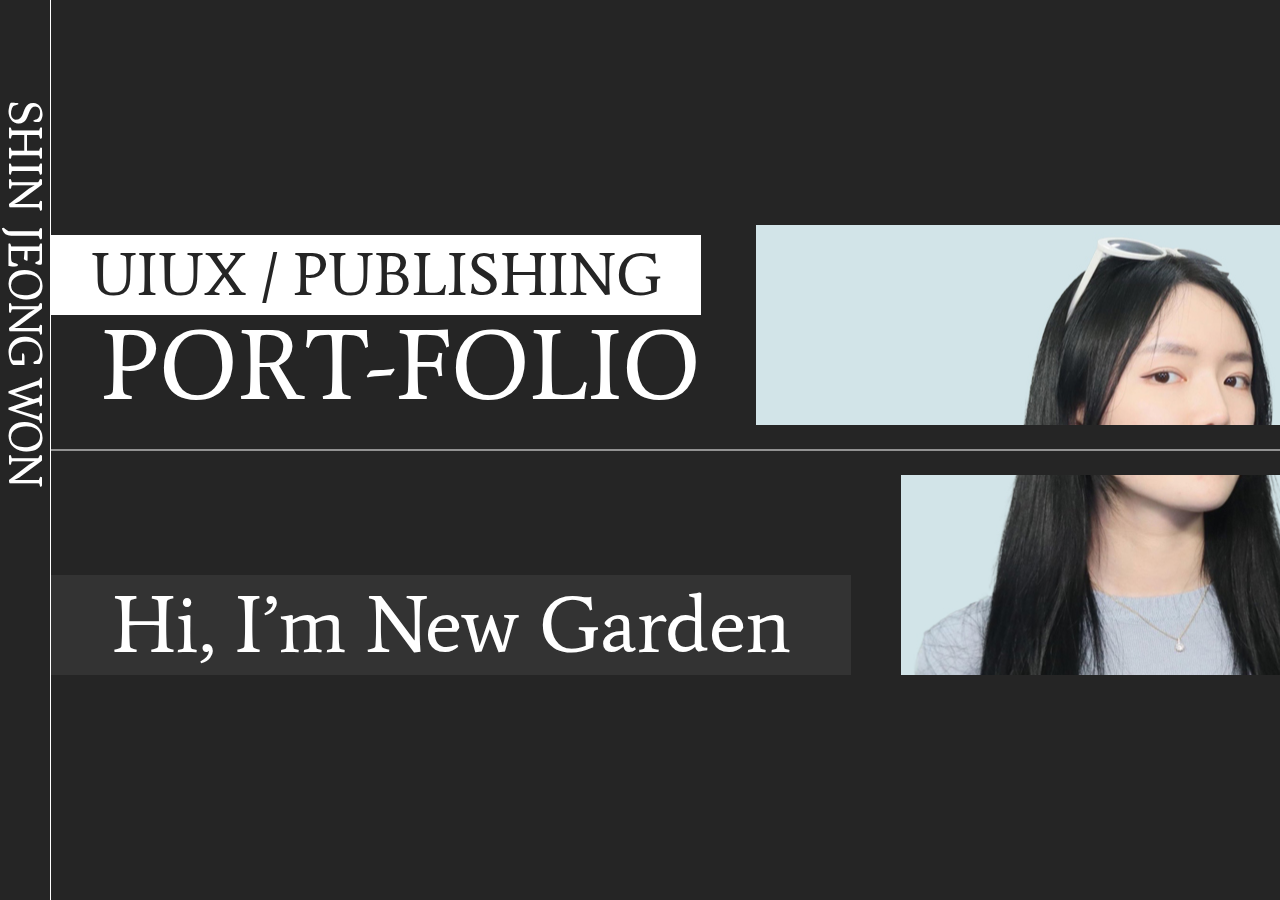
<file: index.html>
<!DOCTYPE html>
<html lang="ko">
<head>
    <meta charset="UTF-8">
    <meta name="viewport" content="width=device-width, initial-scale=1.0">
    <title>신정원 Portfolio</title>
    <link rel="stylesheet" href="css/reset.css">
    <link rel="stylesheet" href="css/main.css">
    <link rel="icon" href="img/favicon.ico" type="image/x-icon">
</head>
<body>
<div class="wrap">
    <header>
        <p><a href="#">SHIN JEONG WON</a></p>
    </header>
    <main>
        <div class="line"></div><!-- //.line -->
        <div class="tit">
            <div class="top">
                <div class="top_l">
                    <div class="job">UIUX / PUBLISHING</div>
                    <h1>PORT-FOLIO</h1>
                </div><!-- //.top_l -->
                <div class="photo1"></div>
            </div><!-- //.top -->
            <div class="bottom">
                <div class="hi"><a href="about.html">Hi, I’m New Garden</a></div>
                <div class="photo2"></div>
            </div><!-- //.bottom -->
        </div><!-- //.tit -->
    </main>
        
    <nav>
        <ul>
            <li><a href="about.html">ABOUT ME</a></li>
            <li><a href="project.html">PROJECT</a></li>
            <li><a href="clone.html">CLONECODING</a></li>
            <li><a href="contact.html">CONTACT</a></li>
        </ul>
    </nav>
</div><!-- /.wrap -->
</body>
</html>
</file>
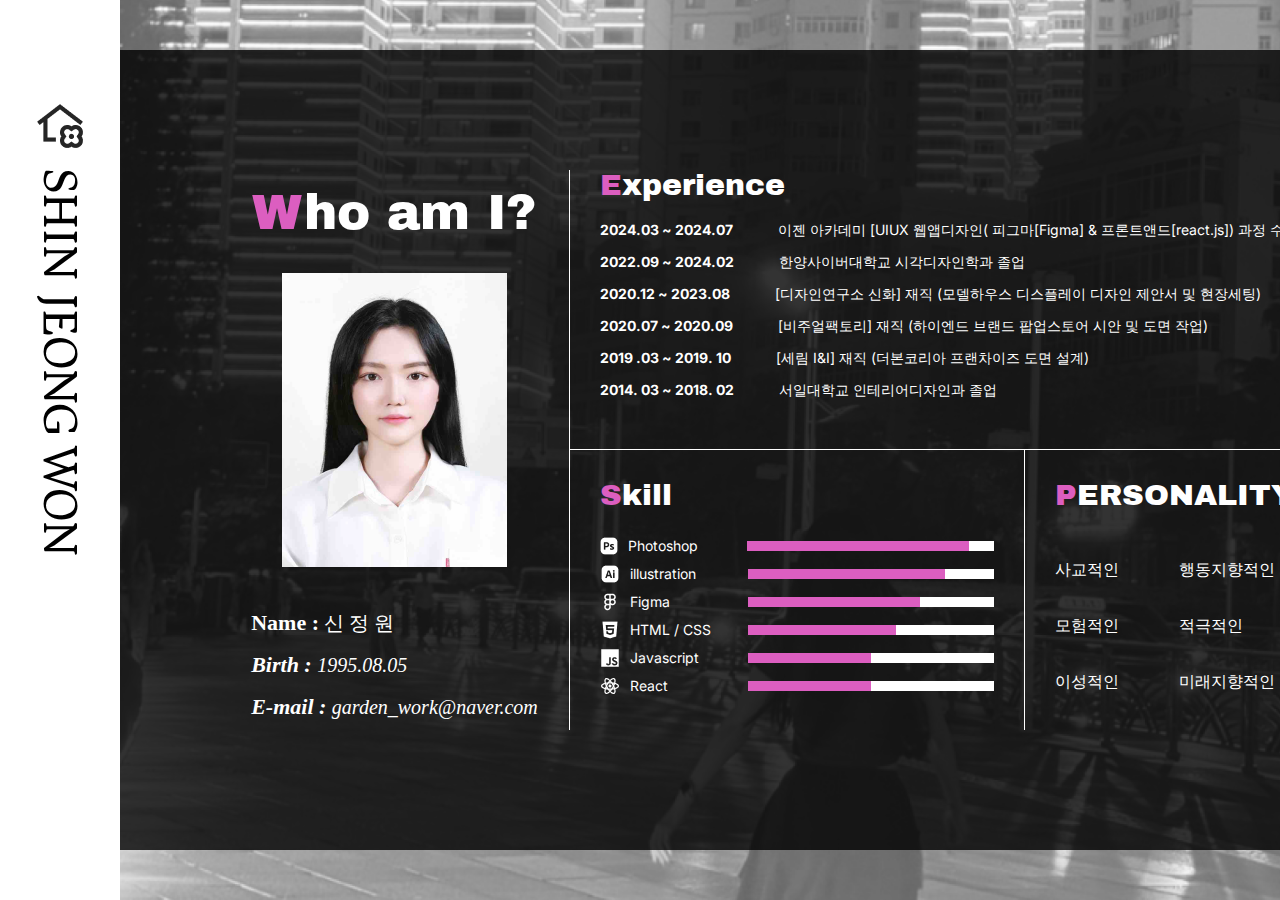
<file: about.html>
<!DOCTYPE html>
<html lang="ko">
<head>
    <meta charset="UTF-8">
    <meta name="viewport" content="width=device-width, initial-scale=1.0">
    <title>신정원 Portfolio</title>
    <link rel="stylesheet" href="css/reset.css">
    <link rel="stylesheet" href="css/common.css">
    <link rel="stylesheet" href="css/about.css">
    <link rel="icon" href="img/favicon.ico" type="image/x-icon">
</head>
<body>
<div class="wrap">
    <header>
        <div class="logo">
          <a href="index.html"><img src="img/homeicon.png" alt=" 메인페이지 바로가기"></a>
          <p><a href="about.html">SHIN JEONG WON</a></p>
        </div><!-- //.logo -->
      </header>
    <main>
        <section class="profile">
            <div class="p_box">
               <div class="pr_con">
                <div class="pr_img">
                    <h2><span>W</span>ho am I?</h2>
                    <div class="photo">
                        <img src="img/profile.png" alt="증명사진">
                        <ul class="nbe">
                            <li><span>Name : </span>신 정 원</li>
                            <li><span>Birth : </span>1995.08.05</li>
                            <li><span>E-mail : </span>garden_work@naver.com</li>
                        </ul><!-- //.nbe -->
                    </div><!-- //.photo -->
                </div><!-- //.pr_img -->
                <div class="box_r">
                    <div class="experience">
                        <div class="ex_box">
                            <h2><span>E</span>xperience</h2>
                            <ul class="ex">
                                <li><span>2024.03 ~ 2024.07</span>이젠 아카데미 [UIUX 웹앱디자인( 피그마[Figma] & 프론트앤드[react.js]) 과정 수료</li>
                                <li><span>2022.09 ~ 2024.02</span>한양사이버대학교 시각디자인학과 졸업</li>
                                <li><span>2020.12 ~ 2023.08</span>[디자인연구소 신화] 재직 (모델하우스 디스플레이 디자인 제안서 및 현장세팅)</li>
                                <li><span>2020.07 ~ 2020.09</span>[비주얼팩토리] 재직 (하이엔드 브랜드 팝업스토어 시안 및 도면 작업)</li>
                                <li><span>2019 .03 ~ 2019. 10</span>[세림 I&I] 재직 (더본코리아 프랜차이즈 도면 설계)</li>
                                <li><span>2014. 03 ~ 2018. 02</span>서일대학교 인테리어디자인과 졸업</li>
                            </ul>
                        </div><!-- //.ex_box -->
                    </div><!-- //.experience -->
                    <div class="box_bottom">
                        <div class="skill">
                            <div class="sk_box">
                                <h2><span>S</span>kill</h2>
                                <div class="box_skill">
                                    <ul>
                                        <li class="bar_all"><img src="img/icon_photoshop.png" alt="포토샵"><p>Photoshop</p><div class="bar_p"></div></li>
                                        <li class="bar_all"><img src="img/icon_illustrator.png" alt="일러스트"><p>illustration</p><div class="bar_p"></div></li>
                                        <li class="bar_all"><img src="img/icon_figma.png" alt="피그마"><p>Figma</p><div class="bar_p"></div></li>
                                        <li class="bar_all"><img src="img/icon_html-solid.png" alt="html/css"><p>HTML / CSS</p><div class="bar_p"></div></li>
                                        <li class="bar_all"><img src="img/icon_js.png" alt="자바스크립트"><p>Javascript</p><div class="bar_p"></div></li>
                                        <li class="bar_all"><img src="img/icon_react.png" alt="리액트"><p>React</p><div class="bar_p"></div></li>
                                    </ul>
                                </div><!-- //.box_skill -->
                            </div><!-- //.sk_box -->
                        </div><!-- //.skill -->
                        <div class="pr">
                            <div class="pr_box">
                                <h2><span>P</span>ERSONALITY</h2>
                                <ul>
                                    <li>사교적인<span>행동지향적인</span></li>
                                    <li>모험적인<span>적극적인</span></li>
                                    <li>이성적인<span>미래지향적인</span></li>
                                </ul>
                            </div>
                        </div><!-- //.pr -->
                    </div><!-- //.box_bottom -->
                </div><!-- //.box_r -->
               </div><!-- //.pr_con -->
            </div><!-- //.p_box -->
        </section><!-- //.profile -->
    </main>
    <nav>
        <ul>
            <li class="on"><a href="about.html">ABOUT ME</a></li>
            <li><a href="project.html">PROJECT</a></li>
            <li><a href="clone.html">CLONECODING</a></li>
            <li><a href="contact.html">CONTACT</a></li>
        </ul>
    </nav>
</div><!-- /.wrap -->
</body>
</html>
</file>
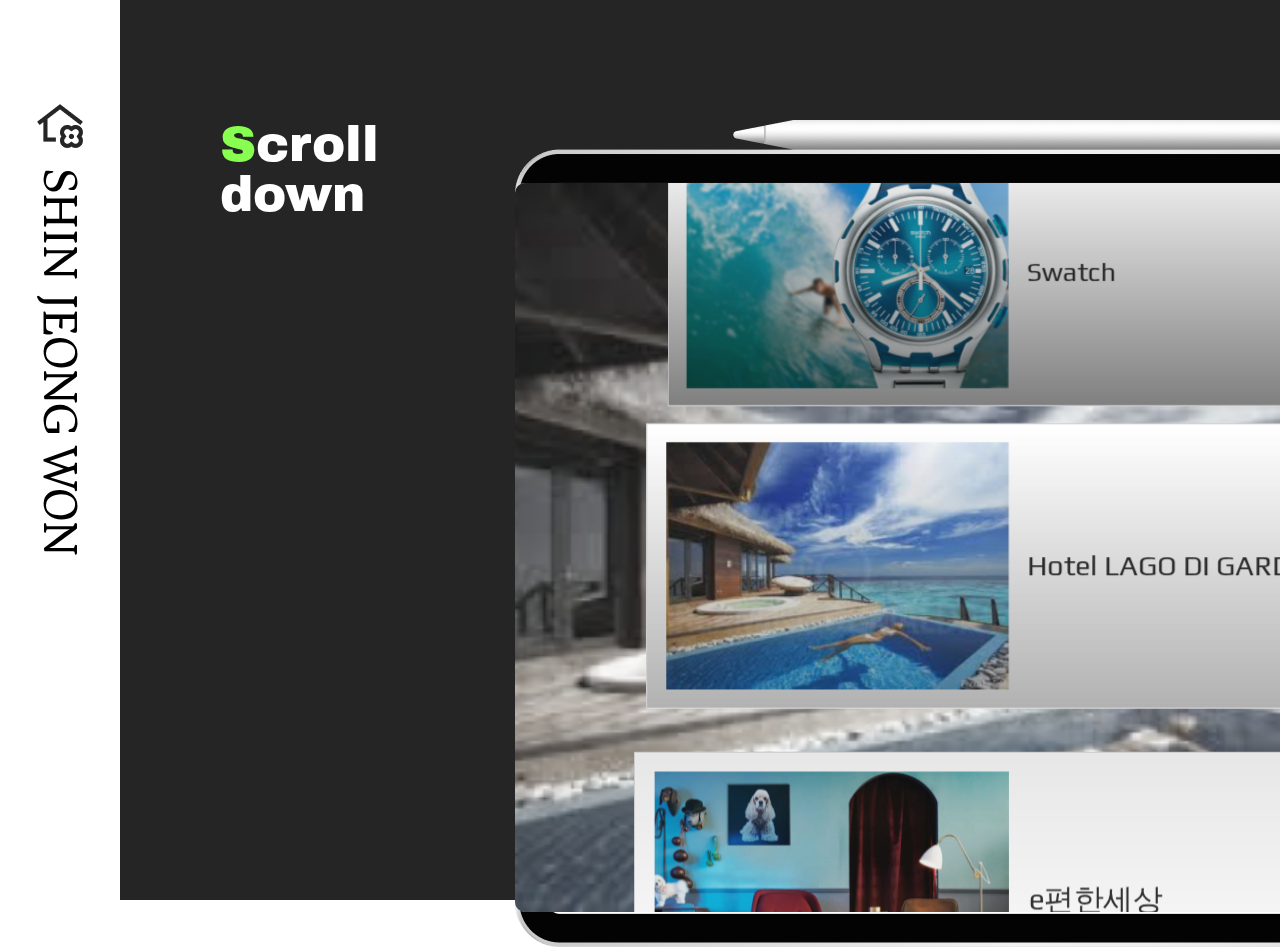
<file: clone.html>
<!DOCTYPE html>
<html lang="ko">

<head>
  <meta charset="UTF-8">
  <meta name="viewport" content="width=device-width, initial-scale=1.0">
  <title>Clonecoding</title>
  <link rel="stylesheet" href="css/reset.css">
  <link rel="stylesheet" href="css/common.css">
  <link rel="stylesheet" href="css/clone.css">
  <link rel="icon" href="img/favicon.ico" type="image/x-icon">
  <link rel="stylesheet" href="https://cdn.jsdelivr.net/npm/swiper@11/swiper-bundle.min.css" />
  <script src="https://cdn.jsdelivr.net/npm/swiper@11/swiper-bundle.min.js"></script>
  <script src="js/jquery-3.7.1.min.js"></script>
  <script src="js/common.js"></script>
  <script src="js/script.js"></script>
</head>

<body>
  <div class="wrap">
    <header>
      <div class="logo">
        <a href="index.html"><img src="img/homeicon.png" alt=" 메인페이지 바로가기"></a>
        <p><a href="about.html">SHIN JEONG WON</a></p>
      </div><!-- //.logo -->
    </header>
    <main>
      <section>
        <h2><span>S</span>croll down</h2>
        <div class="tablet">
          <div class="screen">
            <div class="bg_img"></div>            
            <div class="swiper screenSlide">
              <ul class="swiper-wrapper">
                <li class="swiper-slide1 swiper-slide"><a href="#">
                    <img src="img/cc_hotel.png" alt="호텔">Hotel LAGO DI GARDA
                  </a></li>
                <li class="swiper-slide2 swiper-slide"><a href="#">
                    <img src="img/cc_pet.png" alt="펫">e편한세상
                  </a></li>
                <li class="swiper-slide3 swiper-slide"><a href="#">
                    <img src="img/cc_cube.png" alt="큐브">Cube
                  </a></li>
                <li class="swiper-slide4 swiper-slide"><a href="#">
                    <img src="img/cc_clock.png" alt="스와치">Swatch
                  </a></li>
              </ul>
            </div>
          </div><!-- //.screen" -->
        </div><!-- //.tablet -->
      </section>
    </main>
    <nav>
      <ul>
        <li><a href="about.html">ABOUT ME</a></li>
        <li><a href="project.html">PROJECT</a></li>
        <li class="on"><a href="clone.html">CLONECODING</a></li>
        <li><a href="contact.html">CONTACT</a></li>
      </ul>
    </nav>
  </div><!-- //.wrap -->

</body>

</html>
</file>
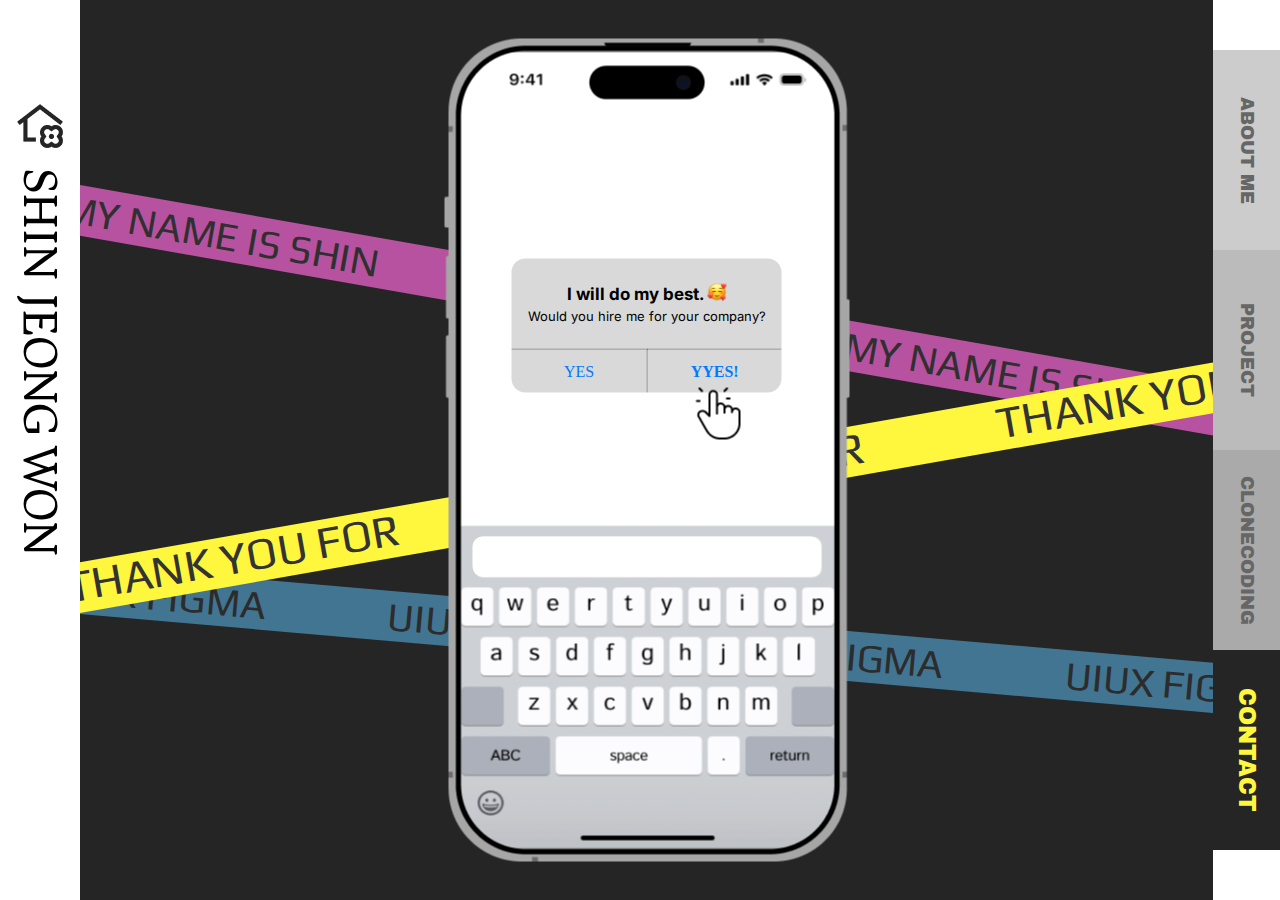
<file: contact.html>
<!DOCTYPE html>
<html lang="ko">
<head>
  <meta charset="UTF-8">
  <meta name="viewport" content="width=device-width, initial-scale=1.0">
  <title>신정원 Portfolio</title>
  <link rel="stylesheet" href="css/reset.css">
  <link rel="stylesheet" href="css/common.css">
  <link rel="stylesheet" href="css/contact.css">
  <link rel="icon" href="img/favicon.ico" type="image/x-icon">
  <link rel="stylesheet" href="https://cdn.jsdelivr.net/npm/swiper@11/swiper-bundle.min.css" />
  <script src="https://cdn.jsdelivr.net/npm/swiper@11/swiper-bundle.min.js"></script>
  <script src="js/jquery-3.7.1.min.js"></script>
  <script src="js/common.js"></script>
  <script src="js/script.js"></script>
</head>
<body>
<div class="wrap">
  <header>
    <div class="logo">
      <a href="index.html"><img src="img/homeicon.png" alt=" 메인페이지 바로가기"></a>
      <p><a href="about.html">SHIN JEONG WON</a></p>
    </div><!-- //.logo -->
  </header>
  <main>
    <div class="phone_thanks">
      <div class="uxui">
        <p>UIUX FIGMA PUBLISHING.</p>
        <p>UIUX FIGMA PUBLISHING.</p>
        <p>UIUX FIGMA PUBLISHING.</p>
        <p>UIUX FIGMA PUBLISHING.</p>
        <p>UIUX FIGMA PUBLISHING.</p>
        <p>UIUX FIGMA PUBLISHING.</p>
      </div><!-- //.uxui -->
      
      <div class="myname">
        <p>MY NAME IS SHIN JEONG WON.</p>
        <p>MY NAME IS SHIN JEONG WON.</p>
        <p>MY NAME IS SHIN JEONG WON.</p>
        <p>MY NAME IS SHIN JEONG WON.</p>
        <p>MY NAME IS SHIN JEONG WON.</p>
        <p>MY NAME IS SHIN JEONG WON.</p>
      </div><!-- //.myname -->

      <div class="thanks">
        <p>THANK YOU FOR WATCHING!</p>
        <p>THANK YOU FOR WATCHING!</p>
        <p>THANK YOU FOR WATCHING!</p>
        <p>THANK YOU FOR WATCHING!</p>
        <p>THANK YOU FOR WATCHING!</p>
        <p>THANK YOU FOR WATCHING!</p>
      </div><!-- //.thanks -->

      <div class="mobile">
        <div class="click"><img src="img/tabler_hand-click.png" alt=""></div>
        <div class="alertbox">
          <div class="a_top">
            <p><span>I will do my best. <img src="img/imoticon.png" alt=""></span><br>Would you hire me for your company?</p>
          </div><!-- //.a_top -->
          <div class="a_bottom">
            <div class="btn1">YES</div><!-- //.btn1 -->
            <div class="btn2">YYES!</div><!-- //.btn2 -->
          </div><!-- //.a_bottom -->
        </div><!-- //.alertbox -->
        <input type="text">
      </div><!-- //.mobile -->
    </div><!-- //.phone_thanks -->
  </main>

  <nav>
    <ul>
        <li><a href="about.html">ABOUT ME</a></li>
        <li><a href="project.html">PROJECT</a></li>
        <li><a href="clone.html">CLONECODING</a></li> 
        <li class="on"><a href="contact.html">CONTACT</a></li>
    </ul>
  </nav>
</div>
</body>
</html>
</file>
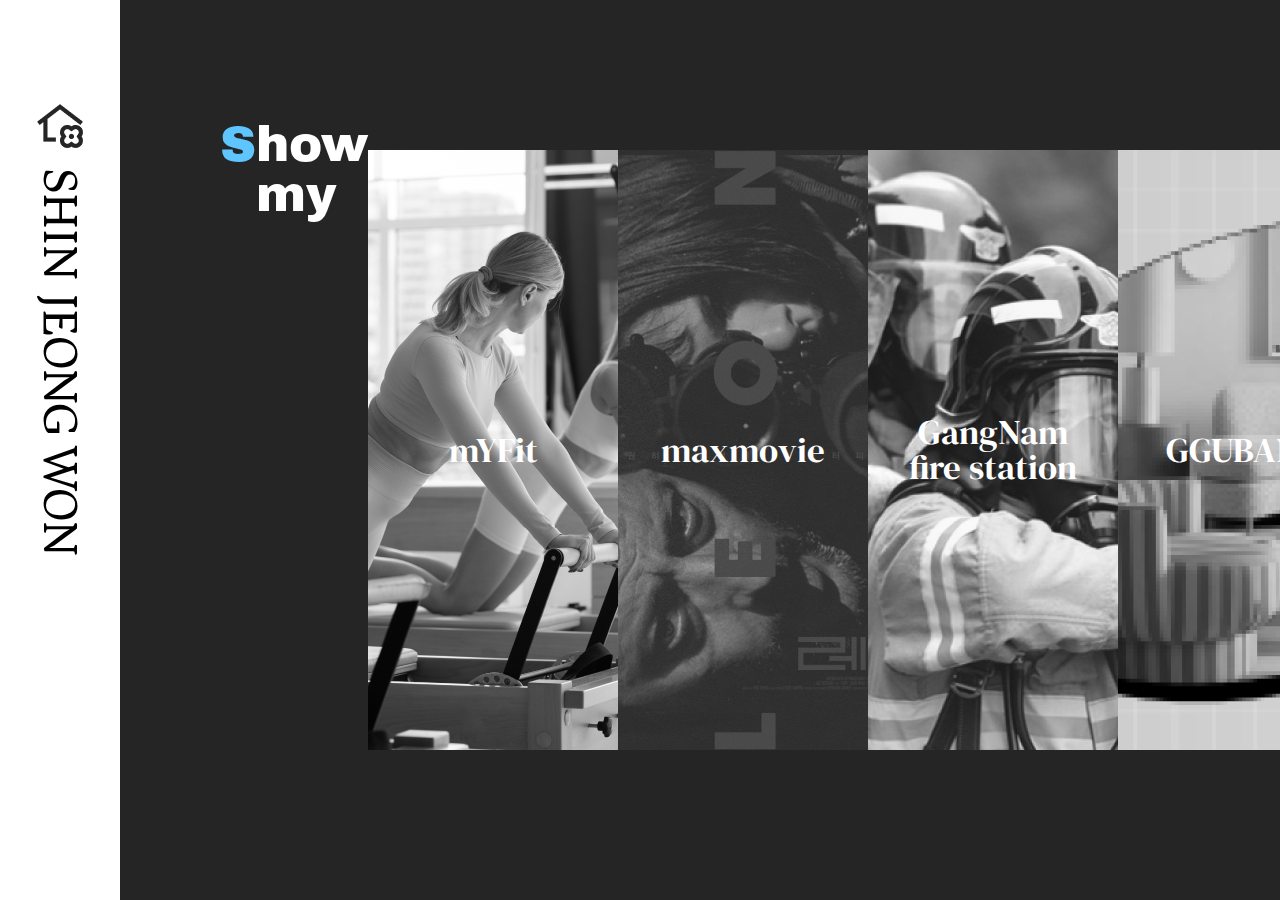
<file: project.html>
<!DOCTYPE html>
<html lang="ko">
<head>
  <meta charset="UTF-8">
  <meta name="viewport" content="width=device-width, initial-scale=1.0">
  <title>신정원 Portfolio</title>
  <link rel="stylesheet" href="css/reset.css">
  <link rel="stylesheet" href="css/common.css">
  <link rel="stylesheet" href="css/project.css">
  <link rel="icon" href="img/favicon.ico" type="image/x-icon">
</head>
<body>
<div class="wrap">
  <header>
    <div class="logo">
      <a href="index.html"><img src="img/homeicon.png" alt=" 메인페이지 바로가기"></a>
      <p><a href="about.html">SHIN JEONG WON</a></p>
    </div><!-- //.logo -->
  </header>
  <main>
    <section>
      <h2><span>S</span>how my</h2>
      <div class="box">
        <ul class="project">
            <li class="p_box1"><a href="lp_myfit.html">mYFit</a></li>
            <li class="p_box2"><a href="lp_maxmovie.html">maxmovie</a></li>
            <li class="p_box3"><a href="lp_gnfire.html">GangNam<br>fire station</a></li>
            <li class="p_box4"><a href="lp_ggubang.html">GGUBANG</a></li>
            <li class="p_box5"><a href="lp_sfv.html">Summer<br>Fest Vibes</a></li>
        </ul> <!-- //.project -->
      </div><!-- //.box -->
    </section>
  </main>
  <nav>
    <ul>
        <li><a href="about.html">ABOUT ME</a></li>
        <li class="on"><a href="project.html">PROJECT</a></li>
        <li><a href="clone.html">CLONECODING</a></li>
        <li><a href="contact.html">CONTACT</a></li>
    </ul>
</nav><!-- //.wrap -->
</div>
</body>
</html>
</file>
<file: css/main.css>
@charset "utf-8";
@import url('https://fonts.googleapis.com/css2?family=Archivo+Black&family=Asar&family=DM+Serif+Display:ital@0;1&family=Inter:wght@100..900&family=Play:wght@400;700&display=swap');
@import url('https://fonts.googleapis.com/css2?family=Average&display=swap');

*{box-sizing: border-box;}
.wrap{
    width: 100%; height: 100%;
    display: flex;
}

/* header */
header{
    width: 120px; height: 100vh;
    background: #252525;
    display: flex; justify-content: center;
    border-right: 1px solid #fff;
}
header p{
    font-family: "Asar", serif;
    font-size: 50px;
    writing-mode: vertical-lr;
    text-orientation: mixed;
    color: #fff;
    padding-top: 100px;
}

/* main */
main{
    width: 1700px; height: 100vh; background: #252525;
    font-family: "Average", serif;
    color: #fff;
    display: flex; justify-content: center; align-items: center;
    position: relative;
}
main .line{
    width: 100%; height: 1px;
    background: #fff;
    position: absolute;
    left: 0; top: 50%; transform: translateY(-50%);
}

main .tit{
    width: 1505px; height: 450px;
    display: flex; flex-direction: column; justify-content: space-between;
}
main .tit .top{
    width: 100%;
    display: flex; justify-content: space-between; align-items: center;
}
main .tit .top .top_l{
    width: 650px;
    display: flex; flex-direction: column;
    align-items: flex-end;
}
main .tit .top .top_l .job{
    width: 650px; height: 80px; line-height: 80px;
    background: #fff; color: #252525; font-size: 60px;
    text-align: center;
}
main .tit .top .top_l h1{font-size: 100px; font-weight: normal;}
main .tit .top .photo1{
    width: 800px; height: 200px;
    background-image: url(../img/mainphoto_top.png);
    background-position: center center;
    background-size: cover;
    background-repeat: no-repeat;
}
main .tit .bottom{
    width: 100%;
    display: flex; justify-content: space-between; align-items: flex-end;
}
main .tit .bottom .hi{
    width: 800px; height: 100px; line-height: 100px;
    background: #333; font-size: 80px;
    text-align: center;
}
main .tit .bottom .hi a{display: block;}
main .tit .bottom .hi:hover{
    background: #fff; color: #333;
}
main .tit .bottom .photo2{
    width: 655px; height: 200px;
   background-image: url(../img/mainphoto_bottom.png);
   background-position: center center;
   background-size: cover;
   background-repeat: no-repeat;
}

/* nav */
nav{
    width: 100px; height: 100vh; background: #fff;
    display: flex; align-items: center;
}
nav ul{
    width: 100%; height: 800px;
}
nav ul li{
    width: 100%; height:25%; background: #ccc;
    display: flex; align-items: center; justify-content: center;
    font-size: 18px; color: #252525;
    writing-mode: vertical-lr;
    text-orientation: mixed;
    font-family: "Archivo Black", sans-serif;
}

nav ul li:nth-child(1){
    background: #DC5EC0;
}
nav ul li:nth-child(2){
    background: #5EC5FF;
}
nav ul li:nth-child(3){
    background: #88FF50;
}
nav ul li:nth-child(4){
    background: #FFF73D;
}
nav ul li a {
    display: block;
}
</file>
<file: css/common.css>
@charset "utf-8";
@import url('https://fonts.googleapis.com/css2?family=Archivo+Black&family=Asar&family=DM+Serif+Display:ital@0;1&family=Inter:wght@100..900&family=Play:wght@400;700&display=swap');

*{box-sizing: border-box;}
.wrap{
    width: 100%; height: 100%;
    display: flex;
}

/* header */
header{
    width: 120px; height: 100vh;
    background: #fff;

}
header .logo{
    width: 100%; display: flex; flex-direction: column;
    align-items: center;
    padding-top: 100px;
}
header p{
    font-family: "Asar", serif;
    font-size: 50px;
    writing-mode: vertical-lr;
    text-orientation: mixed;
    color: #000;
    padding-top: 15px;
}
</file>
<file: css/about.css>
@charset "utf-8";
@import url('https://fonts.googleapis.com/css2?family=Archivo+Black&family=Asar&family=DM+Serif+Display:ital@0;1&family=Inter:wght@100..900&family=Play:wght@400;700&display=swap');


/* main */
main{width: 1700px; height: 100vh;}

main section{
    width: 100%; height: 100vh;
    background-image: url(../img/aboutimg.png);
    background-size: cover; background-repeat: no-repeat;
    display: flex; justify-content: center; align-items: center;
}
main section .p_box{
    width: 1300px; height: 800px;
    background: rgba(0, 0, 0, .8);
    display: flex; align-items: center; justify-content: center;
}
main section .p_box .pr_con{
    width: 1100px; height: 560px;
    display: flex; color: #fff;
    justify-content: center;
}
main section .p_box .pr_img{
    width: 355px; height: 560px;
    display: flex; flex-direction: column;
    align-items: center; justify-content: space-around;
    border-right: 1px solid #fff;
}
main section .p_box .pr_img h2{
    font-family: "Archivo Black", sans-serif;
    font-size: 50px; color: #fff;
}
main section .p_box .pr_img h2 span{
    color: #DC5EC0;
}
main section .p_box .pr_img .photo{
    width: 100%; height: 440px;
    display: flex; flex-direction: column; align-items: center;
}
main section .p_box .pr_img .photo ul.nbe{
    font-size: 20px;
    padding-top: 35px;
}
main section .p_box .pr_img .photo ul.nbe li{
    font-style: italic; padding: 10px 0 10px 0;
}
main section .p_box .pr_img .photo ul.nbe li:first-child{
    font-style: normal;
}
main section .p_box .pr_img .photo ul.nbe li span{
    font-size: 22px; font-weight: bold;
}
main section .p_box h2{
    font-size: 30px;
    font-family: "Archivo Black", sans-serif;
}
main section .p_box h2 span{
    color: #DC5EC0;
}
main section .p_box .box_r{}
main section .p_box .box_r .experience{
    width: 750px; height: 280px;
    display: flex; flex-direction: column; justify-content: space-between;
    border-bottom: 1px solid #fff;
}
main section .p_box .box_r .experience .ex_box{
    width: 100%; height: 265px;
    display: flex; flex-direction: column; justify-content: space-between;
    padding-left: 30px;
}
main section .p_box .box_r .experience ul.ex{
    font-size: 14px;
    font-family: "Inter", sans-serif;
    padding-bottom: 20px;
}
main section .p_box .box_r .experience ul.ex li{
    padding-bottom: 18px; 
}
main section .p_box .box_r .experience ul.ex li span{
    font-weight: bold; padding-right: 45px;
}

main section .p_box .box_r .box_bottom{
    width: 750px; height: 280px;
    display: flex;
}
main section .p_box .skill{
    width: 455px; height: 280px;
    border-right: 1px solid #fff;
}
main section .p_box .skill .sk_box{
    width: 100%; height: 100%; 
    display: flex; flex-direction: column;
    justify-content: space-between;
    padding: 30px;
}
main section .p_box .skill .box_skill {
    font-family: "Inter", sans-serif;
    font-size: 14px;
    line-height: 2;
    position: relative;
    padding-top: 17px;
}

main section .p_box .skill .box_skill ul {
    width: 100%; 
    display: flex;
    flex-direction: column;
    justify-content: center;
}

main section .p_box .skill .box_skill ul li {
  display: flex;
  justify-content: center;
  align-items: center;
}

main section .p_box .skill .box_skill ul li p{width: 120px;}

.bar_p{
    width: 250px;
    height: 10px;
    /* border: 1px solid #ccc; */
    background: #fff;
    position: relative;
}
main section .p_box .skill .bar_p::before {
    position: absolute;
    content: '';
    display: block;
    width: 90%;
    height: 100%;
    background: #DC5EC0;
    left: 0;
    top: 0;
    animation: barAni 2s 1;
    transform-origin: left;
}

@keyframes barAni{
    0%{transform: scaleX(0);}
    100%{transform: scaleX(1);}
}
main section .p_box .skill .box_skill ul li img{margin-right: 10px;}
main section .p_box .skill .box_skill ul li:nth-child(2) .bar_p::before{
    width: 80%;
} 
main section .p_box .skill .box_skill ul li:nth-child(3) .bar_p::before{
    width: 70%;
} 
main section .p_box .skill .box_skill ul li:nth-child(4) .bar_p::before{
    width: 60%;
} 
main section .p_box .skill .box_skill ul li:nth-child(5) .bar_p::before{
    width: 50%;
}
main section .p_box .skill .box_skill ul li:nth-child(6) .bar_p::before{
    width: 50%;
} 


main section .p_box .pr{
    width: 295px; height: 280px;
}
main section .p_box .pr .pr_box{
    width: 100%; height: 100%;
    display: flex; flex-direction: column; justify-content: space-between;
    padding: 30px 30px 0 30px;
}
main section .p_box .pr .pr_box ul{

}
main section .p_box .pr .pr_box ul li{
    padding-bottom: 40px;
    transition: .3s;
}
main section .p_box .pr .pr_box ul li span{
    padding-left: 60px;
}


/* nav */
nav{
    width: 100px; height: 100vh; background: #fff;
    display: flex; align-items: center;
}
nav ul{
    width: 100%; height: 800px;
}
nav ul li{
    width: 100%; height:25%; background: #ccc;
    display: flex; align-items: center; justify-content: center;
    font-size: 18px; color: #666; background-color: palevioletred;
    writing-mode: vertical-lr;
    text-orientation: mixed;
    font-family: "Archivo Black", sans-serif;
}
nav ul li.on{
    background: #252525;
    font-size: 23px;
    color: #DC5EC0;;
}

nav ul li:nth-child(2){
    background: #ccc;
}
nav ul li:nth-child(3){
    background: #bbb;
}
nav ul li:nth-child(4){
    background: #aaa;
}
nav ul li a {
    display: block;
}
</file>
<file: css/clone.css>
@charset "utf-8";
@import url('https://fonts.googleapis.com/css2?family=Archivo+Black&family=Asar&family=DM+Serif+Display:ital@0;1&family=Inter:wght@100..900&family=Play:wght@400;700&display=swap');


/* main */
main {
  width: 1700px;
  height: 100vh;
  background: #252525;
  display: flex;
}

main section {
  width: 100%;
  height: 100%;
  display: flex;
  padding-top: 120px;
/*   align-items: center; */
}

main h2 {
  /*   width: 100%; height: 100%; */
  /*   display: flex; */
  font-family: "Archivo Black", sans-serif;
  font-size: 50px;
  color: #fff;
  padding-left: 100px;
  margin-right: 68px;
}

main h2 span {
  color: #88FF50;
}

.tablet {
  width: 1044px;
  height: 827px;
  /*     background: #ccc; */
  background-image: url(../img/tablet_b.png);
  /*  background-position:left top; */
  /*   background-size: contain; */
  background-repeat: no-repeat;
  /*   margin-top: 127px;
  margin-right: 160px; */
  display: flex;
  justify-content: center;
  align-items: center;
}

.tablet .screen {
  margin-top: 27px;
  width: 976px;
  height: 729px;
  background: #ccc;
  border-radius: 10px;
  overflow: hidden;
  position: relative;

}
.bg_img{
  width: 100%; height: 100%;
  position: absolute; left: 0; top: 0;
  filter: saturate(20%); 
}
.bg_img img{
  width: 100%; height: 100%;
  object-fit: cover;
}
.screenSlide {}

.screenSlide ul.swiper-wrapper {
  display: flex;
  flex-direction: column;
  align-items: center;
}

.swiper-wrapper {
  /*  width: 970px; height: 725px; background: #ccc; */
  /*     margin-top: 25px; */
  /*     display: flex;
  flex-direction: column; */
}

.tablet .screen ul li {
  width: 750px;
  height: 300px !important;
  background: #fff;
  display: flex;
  align-items: center;
}

.tablet .screen ul li:hover {
  background: #ccc;
}

/* .tablet .screen .swiper-slide1, .swiper-slide2, .swiper-slide3,.swiper-slide4{
  width: 750px; height: 300px;
  background: #fff;
  display: flex;  align-items: center;
  color: #333;
  margin: 0 auto; */

.tablet .screen ul li {
  border: 1px solid #ccc;
}

.tablet .screen ul li a {
  color: #333;
  font-size: 30px;
  font-family: "Play", sans-serif;
  display: flex;
  align-items: center;
}

.tablet .screen ul li a img {
  width: 360px;
  height: 260px;
  margin-left: 20px;
  margin-right: 20px;
}

/* nav */
nav {
  width: 100px;
  height: 100vh;
  background: #fff;
  display: flex;
  align-items: center;
}

nav ul {
  width: 100%;
  height: 800px;
}

nav ul li {
  width: 100%;
  height: 25%;
  background: #ccc;
  display: flex;
  align-items: center;
  justify-content: center;
  font-size: 22px;
  color: #666;
  background-color: palevioletred;
  writing-mode: vertical-lr;
  text-orientation: mixed;
  font-family: "Archivo Black", sans-serif;
}

nav ul li.on {
  background: #252525;
  font-size: 23px;
  color: #88FF50;
}

nav ul li:nth-child(1) {
  background: #ccc;
}

nav ul li:nth-child(2) {
  background: #bbb;
}

nav ul li:nth-child(4) {
  background: #aaa;
}

nav ul li a {
  display: block;
}
</file>
<file: css/contact.css>
@charset "utf-8";
@import url('https://fonts.googleapis.com/css2?family=Archivo+Black&family=Asar&family=DM+Serif+Display:ital@0;1&family=Inter:wght@100..900&family=Play:wght@400;700&display=swap');

main{
  width: 1700px; height: 100vh; 
  background: #252525; overflow: hidden;
  position: relative;
}

/* iphone */

.mobile{
  display: flex; 
  justify-content: center;
  cursor: pointer;
  position: relative;
}
.mobile .click{
  position: absolute;
  top: 345px; left: 245px;
  animation: clickAni 1s linear infinite;
}
@keyframes clickAni{
  0%{}
  50%{transform: scale(1.1);}
  100%{}
}
/* .mobile .click:hover{
  transform: scale(1.1);
} */
.alertbox{
  margin-top: 220px;
}
.alertbox .a_top{
  width: 270px; height: 90px;
  background:rgba(179, 179, 179, .5);
  border-radius: 14px 14px 0 0;
  text-align: center;
  display: flex;
  justify-content: center;
  align-items: center;
}
.alertbox .a_top p{
  font-family: "Inter", sans-serif;
  font-size: 13px; line-height: 1.5;
  color: #000;
}
.alertbox .a_top p span{
  font-size: 17px; font-weight: bold;
}
.alertbox .a_top p img{
  width: 19px; height: 19px; margin-bottom: -2px;
}
.alertbox .a_bottom{
  text-align: center;
  display: flex;
}
.alertbox .a_bottom .btn1{
  width: 135px; height: 44px; line-height: 44px;
  font-weight: 500; color: #007AFF;
  border-top: 1px solid #3C3C43;
  background:rgba(179, 179, 179, .5);
  border-radius: 0 0 0 14px;
  text-align: center;
}
.alertbox .a_bottom .btn2:hover{
  background:#ABB0BA
}
.alertbox .a_bottom .btn2{
  width: 135px; height: 44px; line-height: 44px;
  font-weight: 800; color: #007AFF;
  border: 1px solid #3C3C43;
  border-right: 0; border-bottom: 0;
  background:rgba(179, 179, 179, .5);

  border-radius: 0 0 14px 0;
  text-align: center;
}
.mobile input{position: absolute; width:348px; height: 40px;
  border-radius: 10px; background: #fff;
  border:0; outline: 0; padding-left: 20px;
  bottom: 285px; left: 50%; transform: translateX(-50%);
  font-size: 18px;}

.phone_thanks{
  width: 100%; height: 100%;
/*   position: relative;
  left: 0; top: 0; */
}
.phone_thanks .mobile{
  width: 405px; height: 823px;
  background-image: url(../img/iphone.png);
  position: absolute;
  left: 50%; top: 50%;
  transform: translateX(-50%) translateY(-50%) ;
  z-index: 10;
}

/* line text */
.phone_thanks .uxui{
  width: 180%; height: 50px; line-height: 50px;
  background: #5EC5FF;
  font-family: "Play", sans-serif;
  font-size: 40px; color: #333;
  position: absolute;
  left: -35px; top: 650px;
  overflow: hidden;
  transform: rotate(5deg);
  display: flex;
  justify-content: space-evenly;
  opacity: .5;
}

.phone_thanks .uxui p{
  width: 100%;
  display: flex;
  overflow: hidden;
  animation: tkAni 8s infinite linear;
}
.phone_thanks .myname{
  width: 210%; height: 50px; line-height: 50px;
  background: #DC5EC0;
  font-family: "Play", sans-serif;
  font-size: 40px; color: #333;
  position: absolute;
  left: -35px; top: 389px;
  overflow: hidden;
  transform: rotate(10deg);
  display: flex;
  justify-content: space-evenly;
  opacity: .8;

}
.phone_thanks .myname p{
  width: 100%;
  display: flex;
  overflow: hidden;
  animation: tkAni 15s infinite linear;
}

.phone_thanks .thanks{
  width: 250%; height: 50px;
  background: #FFF73D;
  font-family: "Play", sans-serif;
  font-size: 45px; color: #333;
  position: absolute;
  left: -35px; top: 319px;
  overflow: hidden;
  transform: rotate(-10deg);
  display: flex;
  justify-content: space-evenly;
}

.phone_thanks .thanks p{
  width: 100%;
  display: flex;
  overflow: hidden;
  animation: tkAni 10s infinite linear;
}
  
@keyframes tkAni{
  0% {}
  100% {transform: translateX(-100%);}
}
/* nav */
nav{
  width: 100px; height: 100vh; background: #fff;
  display: flex; align-items: center;
}
nav ul{
  width: 100%; height: 800px;
}
nav ul li{
  width: 100%; height:25%; background: #ccc;
  display: flex; align-items: center; justify-content: center;
  font-size: 18px; color: #666; background-color: palevioletred;
  writing-mode: vertical-lr;
  text-orientation: mixed;
  font-family: "Archivo Black", sans-serif;
}
nav ul li.on{
  background: #252525;
  font-size: 23px;
  color: #FFF73D;
}

nav ul li:nth-child(1){
  background: #ccc;
}
nav ul li:nth-child(2){
  background: #bbb;
}
nav ul li:nth-child(3){
  background: #aaa;
}
nav ul li a {
  display: block;
}
</file>
<file: css/project.css>
@charset "utf-8";
@import url('https://fonts.googleapis.com/css2?family=Archivo+Black&family=Asar&family=DM+Serif+Display:ital@0;1&family=Inter:wght@100..900&family=Play:wght@400;700&display=swap');

/* main */
main{
  width: 1700px; height: 100vh; background: #252525;
  display: flex;
}

main h2{
  width: 100%; height: 100%;
  display: flex;
  font-family: "Archivo Black", sans-serif;
  font-size: 50px; color: #fff;
  padding-top: 120px; padding-left: 100px;
}
main h2 span{
  color: #5EC5FF;
}
section{
  width: 100%; height: 100%;
  display: flex; justify-content: space-between;
  align-items: center;
}
.box {
  display: flex; 
  padding-right: 80px;
/*     overflow: hidden; */
}

.project {
  width: 1250px;
  height: 600px;
  background: yellow;
  display: flex;
}

.project li {
  transition: .6s;

}
.project li:hover{
  transform: scale(1.1);
  z-index: 10;
}

.project li:hover:nth-child(1) {
  background-image: url(../img/projectimg1_h.png);
}

.project li:hover:nth-child(2) {
  background-image: url(../img/projectimg2_h.png);
}

.project li:hover:nth-child(3) {
  background-image: url(../img/projectimg3_h.png);
}

.project li:hover:nth-child(4) {
  background-image: url(../img/projectimg4_h.png);
}

.project li:hover:nth-child(5) {
  background-image: url(../img/projectimg5_h.png);
}


.project li a {
  font-family: "DM Serif Display", serif; color: #fff;
  font-size: 35px;
  display: flex;
  width: 100%;
  height: 100%;
  text-align: center;
  justify-content: center;
  align-items: center;
  border: 5px solid transparent;
}

.project li:hover a {
  /*  transform: scale(1.1); */
  border: 5px solid #5EC5FF;
}

.project .p_box1 {
  width: 250px;
  height: 600px;
  background: #ccc;
  background-image: url(../img/projectimg1.png);
  background-size: cover;
  background-repeat: no-repeat;
}

.project .p_box2 {
  width: 250px;
  height: 600px;
  background: #bbb;
  background-image: url(../img/projectimg2.png);
  background-size: cover;
  background-repeat: no-repeat;
}

.project .p_box3 {
  width: 250px;
  height: 600px;
  background: #ccc;
  background-image: url(../img/projectimg3.png);
  background-size: cover;
  background-repeat: no-repeat;
}

.project .p_box4 {
  width: 250px;
  height: 600px;
  background: #bbb;
  background-image: url(../img/projectimg4.png);
  background-size: cover;
  background-repeat: no-repeat;
}

.project .p_box5 {
  width: 250px;
  height: 600px;
  background: #ccc;
  background-image: url(../img/projectimg5.png);
  background-size: cover;
  background-repeat: no-repeat;
}


/* nav */
nav{
  width: 100px; height: 100vh; background: #fff;
  display: flex; align-items: center;
}
nav ul{
  width: 100%; height: 800px;
}
nav ul li{
  width: 100%; height:25%; background: #ccc;
  display: flex; align-items: center; justify-content: center;
  font-size: 18px; color: #666; background-color: palevioletred;
  writing-mode: vertical-lr;
  text-orientation: mixed;
  font-family: "Archivo Black", sans-serif;
}
nav ul li.on{
  background: #252525;
  font-size: 23px;
  color: #5EC5FF;
}

nav ul li:nth-child(1){
  background: #ccc;
}
nav ul li:nth-child(3){
  background: #bbb;
}
nav ul li:nth-child(4){
  background: #aaa;
}
nav ul li a {
}
</file>
